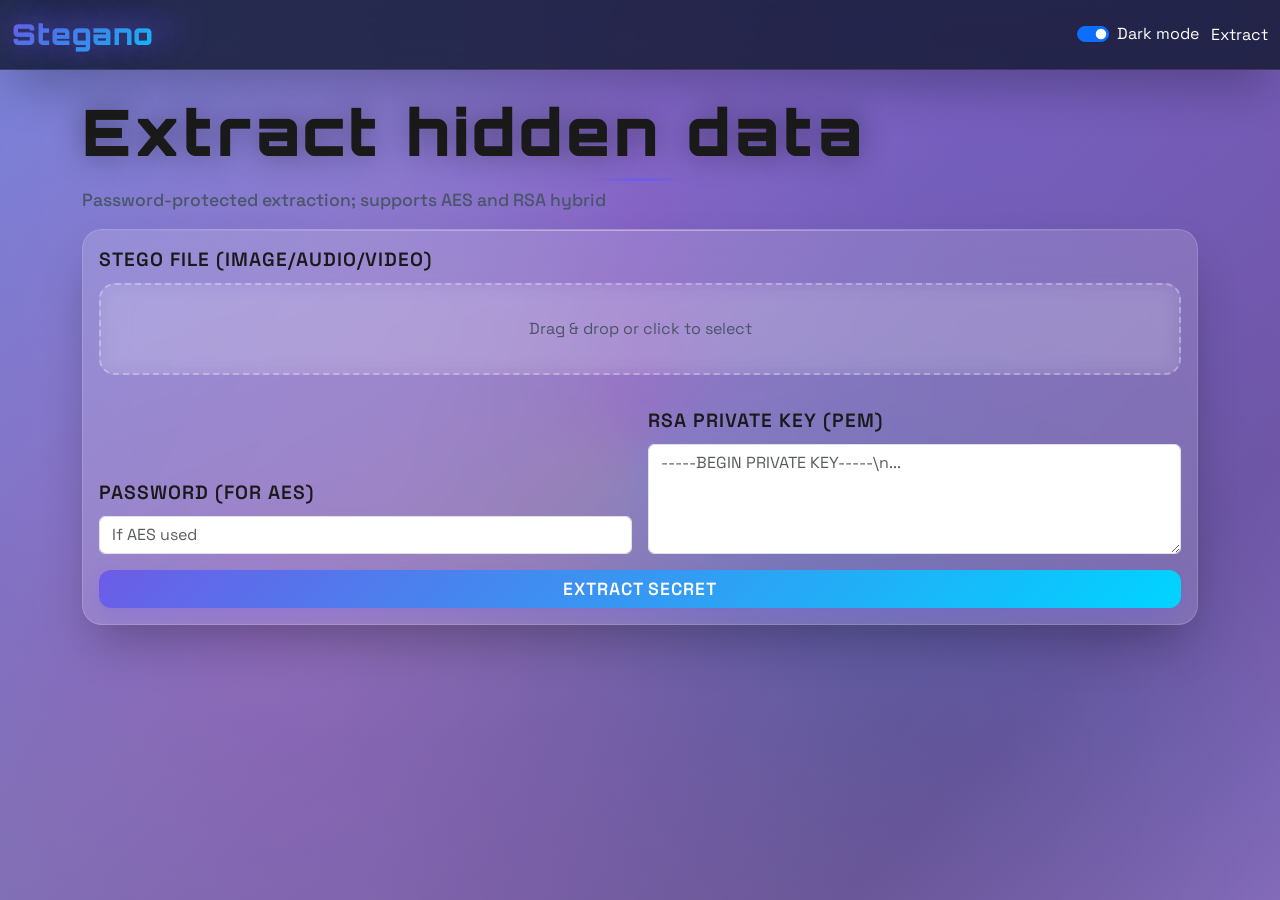
<file: templates/extract.html>
<!doctype html>
<html lang="en">
	<head>
		<meta charset="utf-8">
		<meta name="viewport" content="width=device-width, initial-scale=1">
		<title>Stegano — Extract</title>
		<link href="https://cdn.jsdelivr.net/npm/bootstrap@5.3.3/dist/css/bootstrap.min.css" rel="stylesheet">
		<link href="/static/css/styles.css" rel="stylesheet">
	</head>
	<body>
		<nav class="navbar navbar-expand-lg navbar-dark bg-dark">
			<div class="container-fluid">
				<a class="navbar-brand" href="/">Stegano</a>
				<div class="ms-auto theme-toggle">
					<div class="form-check form-switch">
						<input class="form-check-input" type="checkbox" role="switch" id="themeSwitch">
						<label class="form-check-label" for="themeSwitch">Dark mode</label>
					</div>
					<a class="nav-link d-inline text-white" href="/extract">Extract</a>
				</div>
			</div>
		</nav>

		<div class="container py-4">
			<h1 class="mb-3">Extract hidden data</h1>
			<p class="text-muted">Password-protected extraction; supports AES and RSA hybrid</p>

			<form id="extract-form" class="card p-3" enctype="multipart/form-data">
				<div class="mb-3">
					<label class="form-label">Stego file (image/audio/video)</label>
					<div id="stego-drop" class="drop-zone">
						<input type="file" name="stego" id="stego" class="form-control" accept="image/*,audio/wav,video/*" required>
						<span>Drag & drop or click to select</span>
					</div>
					<div id="stego-preview" class="preview"></div>
					<div id="stego-actions" class="file-actions d-none">
						<button type="button" class="btn btn-sm btn-outline-danger" id="remove-stego">🗑️ Remove File</button>
					</div>
				</div>

				<div class="row g-3 align-items-end">
					<div class="col-md-6">
						<label class="form-label">Password (for AES)</label>
						<input type="password" class="form-control" name="password" placeholder="If AES used">
					</div>
					<div class="col-md-6">
						<label class="form-label">RSA Private Key (PEM)</label>
						<textarea class="form-control" name="rsa_private_pem" rows="4" placeholder="-----BEGIN PRIVATE KEY-----\n..."></textarea>
					</div>
				</div>

				<div class="mt-3 d-grid">
					<button class="btn btn-primary" type="submit" id="extract-btn"><span id="extract-btn-spin" class="spinner d-none"></span><span>Extract Secret</span></button>
				</div>
			</form>

			<div id="x-error" class="alert alert-danger mt-3 d-none"></div>
		</div>

		<div class="toast-container" id="toast-container"></div>

		<script src="https://cdn.jsdelivr.net/npm/bootstrap@5.3.3/dist/js/bootstrap.bundle.min.js"></script>
		<script src="/static/js/main.js"></script>
	</body>
</html>
</file>
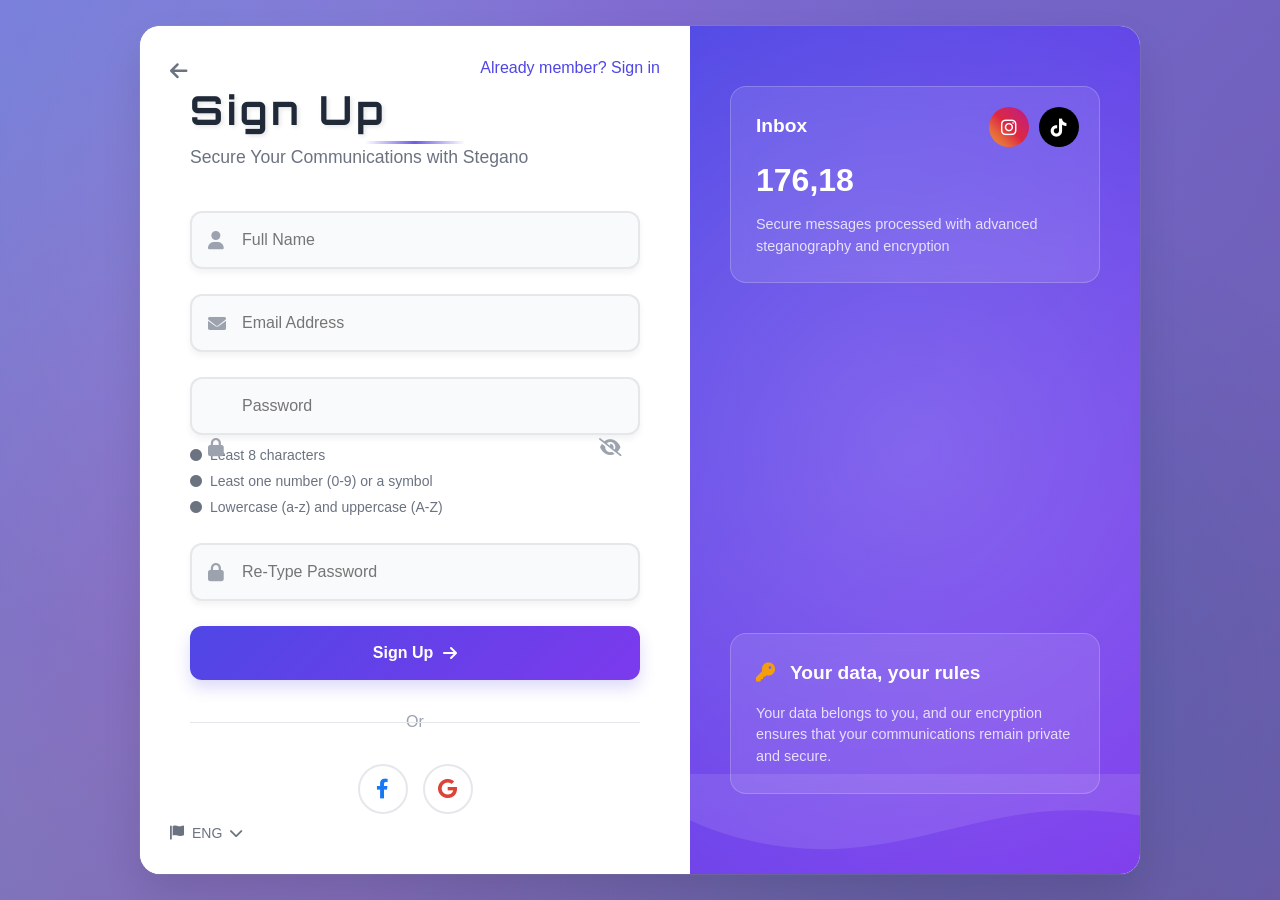
<file: templates/login.html>
<!doctype html>
<html lang="en">
	<head>
		<meta charset="utf-8">
		<meta name="viewport" content="width=device-width, initial-scale=1">
		<title>Stegano — Secure Data Hiding</title>
		<link href="https://cdn.jsdelivr.net/npm/bootstrap@5.3.3/dist/css/bootstrap.min.css" rel="stylesheet">
		<link href="https://cdnjs.cloudflare.com/ajax/libs/font-awesome/6.0.0/css/all.min.css" rel="stylesheet">
		<link href="/static/css/styles.css" rel="stylesheet">
		<link href="https://cdn.jsdelivr.net/npm/animate.css@4.1.1/animate.min.css" rel="stylesheet">
		<style>
			:root {
				--card-bg: white;
				--primary-color: #4f46e5;
				--secondary-color: #7c3aed;
				--text-color: #1f2937;
				--text-color-dark: #e5e7eb;
				--muted-color: #6b7280;
				--border-color: #e5e7eb;
				--input-bg: #f9fafb;
				--shadow-color: rgba(0,0,0,0.1);
				--highlight-color: rgba(79, 70, 229, 0.1);
				--highlight-color-dark: rgba(99, 102, 241, 0.2);
			}
			
			body {
				background: linear-gradient(135deg, #667eea 0%, #764ba2 100%);
				min-height: 100vh;
				font-family: 'Segoe UI', Tahoma, Geneva, Verdana, sans-serif;
				perspective: 1000px;
			}
			
			.main-container {
				min-height: 100vh;
				display: flex;
				align-items: center;
				justify-content: center;
				padding: 20px;
				perspective: 1000px;
			}
			
			.login-wrapper {
				background: var(--card-bg);
				border-radius: 20px;
				box-shadow: 
					0 20px 40px var(--shadow-color),
					0 0 0 1px rgba(255,255,255,0.1),
					0 0 0 1px rgba(0,0,0,0.05);
				overflow: hidden;
				display: flex;
				max-width: 1000px;
				width: 100%;
				min-height: 600px;
				transform-style: preserve-3d;
				transition: transform 0.6s ease, box-shadow 0.6s ease;
				animation: cardFloat 6s ease-in-out infinite alternate;
			}
			
			@keyframes cardFloat {
				0% {
					transform: translateZ(0) rotateX(0deg) rotateY(0deg);
					box-shadow: 0 20px 40px var(--shadow-color);
				}
				50% {
					transform: translateZ(20px) rotateX(2deg) rotateY(-2deg);
					box-shadow: 0 30px 50px var(--shadow-color);
				}
				100% {
					transform: translateZ(10px) rotateX(-2deg) rotateY(2deg);
					box-shadow: 0 25px 45px var(--shadow-color);
				}
			}
			
			.left-section {
				flex: 1;
				padding: 60px 50px;
				background: var(--card-bg);
				transform-style: preserve-3d;
				position: relative;
				z-index: 1;
			}
			
			.right-section {
				flex: 1;
				background: linear-gradient(135deg, var(--primary-color) 0%, var(--secondary-color) 100%);
				position: relative;
				overflow: hidden;
				transform-style: preserve-3d;
				z-index: 0;
			}
			
			.right-section::before {
				content: '';
				position: absolute;
				top: -50%;
				left: -50%;
				width: 200%;
				height: 200%;
				background: radial-gradient(circle, rgba(255,255,255,0.2) 0%, transparent 60%);
				transform: translateZ(20px);
				animation: lightShift 10s ease-in-out infinite alternate;
			}
			
			@keyframes lightShift {
				0% {
					transform: translateZ(20px) translateX(0%) translateY(0%);
					opacity: 0.5;
				}
				100% {
					transform: translateZ(20px) translateX(-10%) translateY(-10%);
					opacity: 0.7;
				}
			}
			
			.back-arrow {
				position: absolute;
				top: 30px;
				left: 30px;
				color: #6b7280;
				font-size: 20px;
				text-decoration: none;
			}
			
			.signin-link {
				position: absolute;
				top: 30px;
				right: 30px;
				color: #4f46e5;
				text-decoration: none;
				font-weight: 500;
			}
			
			.form-title {
				font-size: 2.5rem;
				font-weight: 700;
				color: var(--text-color);
				margin-bottom: 10px;
				transform: translateZ(30px);
				transition: transform 0.3s ease;
				text-shadow: 2px 2px 4px rgba(0,0,0,0.1);
				animation: titlePulse 3s ease-in-out infinite alternate;
			}
			
			@keyframes titlePulse {
				0% {
					transform: translateZ(30px) scale(1);
					text-shadow: 2px 2px 4px rgba(0,0,0,0.1);
				}
				100% {
					transform: translateZ(40px) scale(1.02);
					text-shadow: 3px 3px 6px rgba(0,0,0,0.15);
				}
			}
			
			.form-subtitle {
				color: var(--muted-color);
				margin-bottom: 40px;
				font-size: 1.1rem;
				transform: translateZ(20px);
			}
			
			.input-group-modern {
				position: relative;
				margin-bottom: 25px;
				transform-style: preserve-3d;
				transform: translateZ(15px);
				transition: transform 0.3s ease;
			}
			
			.input-group-modern:hover {
				transform: translateZ(25px);
			}
			
			.input-modern {
				width: 100%;
				padding: 15px 20px 15px 50px;
				border: 2px solid var(--border-color);
				border-radius: 12px;
				font-size: 16px;
				transition: all 0.3s ease;
				background: var(--input-bg);
				box-shadow: 0 4px 6px rgba(0,0,0,0.05);
				transform: translateZ(0);
			}
			
			.input-modern:focus {
				outline: none;
				border-color: var(--primary-color);
				background: white;
				box-shadow: 
					0 0 0 3px var(--highlight-color),
					0 8px 16px rgba(0,0,0,0.1);
				transform: translateZ(5px);
			}
			
			.input-icon {
				position: absolute;
				left: 18px;
				top: 50%;
				transform: translateY(-50%) translateZ(10px);
				color: #9ca3af;
				font-size: 18px;
				transition: all 0.3s ease;
			}
			
			.input-group-modern:hover .input-icon {
				color: var(--primary-color);
				transform: translateY(-50%) translateZ(15px) scale(1.1);
			}
			
			.input-valid {
				position: absolute;
				right: 18px;
				top: 50%;
				transform: translateY(-50%);
				color: #10b981;
				font-size: 18px;
			}
			
			.password-toggle {
				position: absolute;
				right: 18px;
				top: 50%;
				transform: translateY(-50%);
				color: #9ca3af;
				cursor: pointer;
				font-size: 18px;
			}
			
			.password-requirements {
				margin-top: 10px;
				font-size: 14px;
			}
			
			.requirement {
				display: flex;
				align-items: center;
				margin-bottom: 5px;
				color: #6b7280;
			}
			
			.requirement.valid {
				color: #10b981;
			}
			
			.requirement i {
				margin-right: 8px;
				font-size: 12px;
			}
			
			.btn-signup {
				width: 100%;
				padding: 15px;
				background: linear-gradient(135deg, var(--primary-color) 0%, var(--secondary-color) 100%);
				border: none;
				border-radius: 12px;
				color: white;
				font-size: 16px;
				font-weight: 600;
				cursor: pointer;
				transition: all 0.3s ease;
				display: flex;
				align-items: center;
				justify-content: center;
				gap: 10px;
				transform: translateZ(20px);
				box-shadow: 0 8px 16px rgba(79, 70, 229, 0.2);
				position: relative;
				overflow: hidden;
			}
			
			.btn-signup::before {
				content: '';
				position: absolute;
				top: -50%;
				left: -50%;
				width: 200%;
				height: 200%;
				background: radial-gradient(circle, rgba(255,255,255,0.3) 0%, transparent 70%);
				transform: translateZ(5px);
				opacity: 0;
				transition: opacity 0.3s ease;
			}
			
			.btn-signup:hover {
				transform: translateZ(30px) translateY(-2px);
				box-shadow: 0 15px 30px rgba(79, 70, 229, 0.4);
			}
			
			.btn-signup:hover::before {
				opacity: 1;
			}
			
			.divider {
				text-align: center;
				margin: 30px 0;
				color: #9ca3af;
				position: relative;
			}
			
			.divider::before {
				content: '';
				position: absolute;
				top: 50%;
				left: 0;
				right: 0;
				height: 1px;
				background: #e5e7eb;
			}
			
			.divider span {
				background: white;
				padding: 0 20px;
			}
			
			.social-buttons {
				display: flex;
				gap: 15px;
				justify-content: center;
			}
			
			.btn-social {
				width: 50px;
				height: 50px;
				border-radius: 50%;
				border: 2px solid #e5e7eb;
				background: white;
				display: flex;
				align-items: center;
				justify-content: center;
				cursor: pointer;
				transition: all 0.3s ease;
				font-size: 20px;
			}
			
			.btn-social:hover {
				border-color: #4f46e5;
				transform: translateY(-2px);
			}
			
			.btn-facebook {
				color: #1877f2;
			}
			
			.btn-google {
				color: #db4437;
			}
			
			.language-selector {
				position: absolute;
				bottom: 30px;
				left: 30px;
				display: flex;
				align-items: center;
				gap: 8px;
				color: #6b7280;
				font-size: 14px;
			}
			
			.right-content {
				padding: 60px 40px;
				height: 100%;
				display: flex;
				flex-direction: column;
				justify-content: space-between;
				position: relative;
			}
			
			.floating-card {
				background: rgba(255, 255, 255, 0.1);
				backdrop-filter: blur(10px);
				border-radius: 16px;
				padding: 25px;
				margin-bottom: 20px;
				border: 1px solid rgba(255, 255, 255, 0.2);
			}
			
			.card-title {
				color: white;
				font-size: 1.2rem;
				font-weight: 600;
				margin-bottom: 15px;
			}
			
			.card-number {
				color: white;
				font-size: 2rem;
				font-weight: 700;
				margin-bottom: 10px;
			}
			
			.card-description {
				color: rgba(255, 255, 255, 0.8);
				font-size: 0.9rem;
				line-height: 1.5;
			}
			
			.floating-icons {
				position: absolute;
				top: 20px;
				right: 20px;
				display: flex;
				gap: 10px;
			}
			
			.floating-icon {
				width: 40px;
				height: 40px;
				border-radius: 50%;
				display: flex;
				align-items: center;
				justify-content: center;
				font-size: 18px;
				color: white;
			}
			
			.icon-instagram {
				background: linear-gradient(45deg, #f09433, #e6683c, #dc2743, #cc2366, #bc1888);
			}
			
			.icon-tiktok {
				background: #000;
			}
			
			.wave-shape {
				position: absolute;
				bottom: 0;
				left: 0;
				right: 0;
				height: 100px;
				background: url("data:image/svg+xml,%3Csvg xmlns='http://www.w3.org/2000/svg' viewBox='0 0 1200 120'%3E%3Cpath d='M0,0V46.29c47.79,22.2,103.59,32.17,158,28,70.36-5.37,136.33-33.31,206.8-37.5C438.64,32.43,512.34,53.67,583,72.05c69.27,18,138.3,24.88,209.4,13.08,36.15-6,69.85-17.84,104.45-29.34C989.49,25,1113-14.29,1200,52.47V0Z' fill='rgba(255,255,255,0.1)'/%3E%3C/svg%3E") repeat-x;
				background-size: 1200px 120px;
			}
			
			.form-toggle {
				display: none;
			}
			
			@media (max-width: 768px) {
				.login-wrapper {
					flex-direction: column;
					margin: 20px;
				}
				
				.right-section {
					display: none;
				}
				
				.left-section {
					padding: 40px 30px;
				}
			}
		</style>
	</head>
	<body>
		<div class="main-container">
			<div class="login-wrapper">
				<div class="left-section">
					<a href="#" class="back-arrow">
						<i class="fas fa-arrow-left"></i>
					</a>
					<a href="#" class="signin-link" onclick="showLoginForm()">Already member? Sign in</a>
					
					<div class="form-container">
						<h1 class="form-title">Sign Up</h1>
						<p class="form-subtitle">Secure Your Communications with Stegano</p>
						
						<!-- Sign Up Form -->
						<form class="signup-form" id="signupForm">
							<div class="input-group-modern">
								<i class="fas fa-user input-icon"></i>
								<input type="text" class="input-modern" id="signupName" placeholder="Full Name" required>
								<i class="fas fa-check input-valid" style="display: none;"></i>
							</div>
							
							<div class="input-group-modern">
								<i class="fas fa-envelope input-icon"></i>
								<input type="email" class="input-modern" id="signupEmail" placeholder="Email Address" required>
								<i class="fas fa-check input-valid" style="display: none;"></i>
							</div>
							
							<div class="input-group-modern">
								<i class="fas fa-lock input-icon"></i>
								<input type="password" class="input-modern" id="signupPassword" placeholder="Password" required>
								<i class="fas fa-eye-slash password-toggle" onclick="togglePassword('signupPassword')"></i>
								<div class="password-requirements">
									<div class="requirement" id="req-length">
										<i class="fas fa-circle"></i>
										<span>Least 8 characters</span>
									</div>
									<div class="requirement" id="req-number">
										<i class="fas fa-circle"></i>
										<span>Least one number (0-9) or a symbol</span>
									</div>
									<div class="requirement" id="req-case">
										<i class="fas fa-circle"></i>
										<span>Lowercase (a-z) and uppercase (A-Z)</span>
									</div>
								</div>
							</div>
							
							<div class="input-group-modern">
								<i class="fas fa-lock input-icon"></i>
								<input type="password" class="input-modern" id="confirmPassword" placeholder="Re-Type Password" required>
								<i class="fas fa-check input-valid" style="display: none;"></i>
							</div>
							
							<button type="button" class="btn-signup" onclick="handleSignup(event)">
								<span>Sign Up</span>
								<i class="fas fa-arrow-right"></i>
							</button>
						</form>
						
						<!-- Login Form (Hidden by default) -->
						<form class="login-form d-none" id="loginForm">
							<div class="input-group-modern">
								<i class="fas fa-user input-icon"></i>
								<input type="text" class="input-modern" id="loginUsername" placeholder="Username" required>
								<i class="fas fa-check input-valid" style="display: none;"></i>
							</div>
							
							<div class="input-group-modern">
								<i class="fas fa-lock input-icon"></i>
								<input type="password" class="input-modern" id="loginPassword" placeholder="Password" required>
								<i class="fas fa-eye-slash password-toggle" onclick="togglePassword('loginPassword')"></i>
							</div>
							
							<button type="button" class="btn-signup" onclick="handleLogin(event)">
								<span>Sign In</span>
								<i class="fas fa-arrow-right"></i>
							</button>
						</form>
						
						<div class="divider">
							<span>Or</span>
						</div>
						
						<div class="social-buttons">
							<button class="btn-social btn-facebook">
								<i class="fab fa-facebook-f"></i>
							</button>
							<button class="btn-social btn-google">
								<i class="fab fa-google"></i>
							</button>
						</div>
					</div>
					
					<div class="language-selector">
						<i class="fas fa-flag"></i>
						<span>ENG</span>
						<i class="fas fa-chevron-down"></i>
					</div>
				</div>
				
				<div class="right-section">
					<div class="right-content">
						<div class="floating-card">
							<div class="floating-icons">
								<div class="floating-icon icon-instagram">
									<i class="fab fa-instagram"></i>
								</div>
								<div class="floating-icon icon-tiktok">
									<i class="fab fa-tiktok"></i>
								</div>
							</div>
							<div class="card-title">Inbox</div>
							<div class="card-number">176,18</div>
							<div class="card-description">
								Secure messages processed with advanced steganography and encryption
							</div>
						</div>
						
						<div class="floating-card">
							<div class="card-title">
								<i class="fas fa-key" style="color: #f59e0b; margin-right: 10px;"></i>
								Your data, your rules
							</div>
							<div class="card-description">
								Your data belongs to you, and our encryption ensures that your communications remain private and secure.
							</div>
						</div>
						
						<div class="wave-shape"></div>
					</div>
				</div>
			</div>
		</div>

		<script src="https://cdn.jsdelivr.net/npm/bootstrap@5.3.3/dist/js/bootstrap.bundle.min.js"></script>
		<script>
			// Form toggle functionality
			function showLoginForm() {
				document.getElementById('signupForm').classList.add('d-none');
				document.getElementById('loginForm').classList.remove('d-none');
				document.querySelector('.form-title').textContent = 'Sign In';
				document.querySelector('.form-subtitle').textContent = 'Welcome back to Stegano';
				document.querySelector('.signin-link').textContent = 'New user? Sign up';
				document.querySelector('.signin-link').setAttribute('onclick', 'showSignupForm()');
			}
			
			function showSignupForm() {
				document.getElementById('loginForm').classList.add('d-none');
				document.getElementById('signupForm').classList.remove('d-none');
				document.querySelector('.form-title').textContent = 'Sign Up';
				document.querySelector('.form-subtitle').textContent = 'Secure Your Communications with Stegano';
				document.querySelector('.signin-link').textContent = 'Already member? Sign in';
				document.querySelector('.signin-link').setAttribute('onclick', 'showLoginForm()');
			}
			
			// Password toggle functionality
			function togglePassword(inputId) {
				const input = document.getElementById(inputId);
				const icon = input.nextElementSibling;
				
				if (input.type === 'password') {
					input.type = 'text';
					icon.classList.remove('fa-eye-slash');
					icon.classList.add('fa-eye');
				} else {
					input.type = 'password';
					icon.classList.remove('fa-eye');
					icon.classList.add('fa-eye-slash');
				}
			}
			
			// Password validation
			function validatePassword(password) {
				const requirements = {
					length: password.length >= 8,
					number: /[0-9!@#$%^&*(),.?":{}|<>]/.test(password),
					case: /[a-z]/.test(password) && /[A-Z]/.test(password)
				};
				
				// Update requirement indicators
				document.getElementById('req-length').classList.toggle('valid', requirements.length);
				document.getElementById('req-number').classList.toggle('valid', requirements.number);
				document.getElementById('req-case').classList.toggle('valid', requirements.case);
				
				return requirements.length && requirements.number && requirements.case;
			}
			
			// Input validation with visual feedback
			function setupInputValidation() {
				const inputs = document.querySelectorAll('.input-modern');
				inputs.forEach(input => {
					input.addEventListener('input', function() {
						const validIcon = this.parentElement.querySelector('.input-valid');
						if (this.value.trim() !== '') {
							validIcon.style.display = 'block';
						} else {
							validIcon.style.display = 'none';
						}
					});
				});
				
				// Special handling for password
				const passwordInput = document.getElementById('signupPassword');
				if (passwordInput) {
					passwordInput.addEventListener('input', function() {
						validatePassword(this.value);
					});
				}
			}
			
			// Sign up functionality
			function handleSignup(event) {
				event.preventDefault();
				
				const name = document.getElementById('signupName').value;
				const email = document.getElementById('signupEmail').value;
				const password = document.getElementById('signupPassword').value;
				const confirmPassword = document.getElementById('confirmPassword').value;
				
				if (!name || !email || !password || !confirmPassword) {
					alert('Please fill in all fields');
					return;
				}
				
				if (password !== confirmPassword) {
					alert('Passwords do not match');
					return;
				}
				
				if (!validatePassword(password)) {
					alert('Password does not meet requirements');
					return;
				}
				
				// Simulate account creation
				const button = event.target;
				button.querySelector('span').textContent = 'Creating Account...';
				button.disabled = true;
				
				setTimeout(() => {
					// Store account data
					localStorage.setItem('isLoggedIn', 'true');
					localStorage.setItem('userName', name);
					localStorage.setItem('userEmail', email);
					localStorage.setItem('userRole', 'Security Analyst');
					localStorage.setItem('accountCreated', 'true');
					
					// Redirect to main app page
					window.location.href = '/app';
				}, 2000);
			}
			
			// Login functionality
			function handleLogin(event) {
				event.preventDefault();
				
				const username = document.getElementById('loginUsername').value;
				const password = document.getElementById('loginPassword').value;
				
				if (!username || !password) {
					alert('Please enter both username and password');
					return;
				}
				
				// Simulate login process
				const button = event.target;
				button.querySelector('span').textContent = 'Signing in...';
				button.disabled = true;
				
				setTimeout(() => {
					// Store login data
					localStorage.setItem('isLoggedIn', 'true');
					localStorage.setItem('userName', username);
					localStorage.setItem('userRole', 'Security Analyst');
					localStorage.setItem('userEmail', username + '@stegano.com');
					
					// Redirect to main app page
					window.location.href = '/app';
				}, 1500);
			}
			
			// Social login handlers
			function handleFacebookLogin() {
				alert('Facebook login would be implemented here');
			}
			
			function handleGoogleLogin() {
				alert('Google login would be implemented here');
			}
			
			// Check if already logged in
			document.addEventListener('DOMContentLoaded', function() {
				if (localStorage.getItem('isLoggedIn') === 'true') {
					window.location.href = '/app';
				}
				
				// Setup input validation
				setupInputValidation();
				
				// Add social button event listeners
				document.querySelector('.btn-facebook').addEventListener('click', handleFacebookLogin);
				document.querySelector('.btn-google').addEventListener('click', handleGoogleLogin);
			});
		</script>
	</body>
</html>
</file>
<file: static/css/styles.css>
@import url('https://fonts.googleapis.com/css2?family=Orbitron:wght@400;700;900&family=Space+Grotesk:wght@300;400;500;600;700&display=swap');

:root{--bg:linear-gradient(135deg,#667eea,#764ba2,#f093fb,#f5576c,#4facfe,#00f2fe);--card:rgba(255,255,255,.15);--text:#1a1a1a;--muted:#4a5568;--brand:#6c5ce7;--brand-2:#00d4ff;--ring:rgba(108,92,231,.35);--shadow:0 25px 50px -12px rgba(0,0,0,.3);--shadow-lg:0 35px 60px -12px rgba(0,0,0,.4)}
body{background:var(--bg);min-height:100vh;color:var(--text);background-attachment:fixed;perspective:1000px;font-family:'Space Grotesk',sans-serif;position:relative;overflow-x:hidden;background-size:400% 400%;animation:gradientShift 15s ease infinite}
body::before{content:'';position:fixed;top:0;left:0;width:100%;height:100%;background:conic-gradient(from 0deg at 50% 50%,rgba(255,0,150,.1),rgba(0,255,255,.1),rgba(255,255,0,.1),rgba(255,0,150,.1));animation:rotate 20s linear infinite;z-index:-2}
body::after{content:'';position:fixed;top:0;left:0;width:100%;height:100%;background:radial-gradient(circle at 30% 20%,rgba(255,255,255,.1) 0%,transparent 50%),radial-gradient(circle at 70% 80%,rgba(0,0,0,.1) 0%,transparent 50%),radial-gradient(circle at 20% 70%,rgba(255,0,255,.1) 0%,transparent 50%);animation:bgFloat 25s ease-in-out infinite;z-index:-1}
@keyframes gradientShift{0%{background-position:0% 50%}50%{background-position:100% 50%}100%{background-position:0% 50%}}
@keyframes rotate{0%{transform:rotate(0deg)}100%{transform:rotate(360deg)}}
@keyframes bgFloat{0%,100%{transform:translate(0,0) rotate(0deg) scale(1)}33%{transform:translate(-30px,-20px) rotate(120deg) scale(1.1)}66%{transform:translate(20px,-30px) rotate(240deg) scale(0.9)}}
.navbar{backdrop-filter:saturate(1.2) blur(12px);background:rgba(15,23,42,.8)!important;border-bottom:1px solid rgba(255,255,255,.1);box-shadow:var(--shadow);transform:translateZ(0);position:relative;z-index:1040}
.navbar-brand{font-family:'Orbitron',monospace;font-weight:900;font-size:1.8rem;background:linear-gradient(135deg,var(--brand),var(--brand-2));-webkit-background-clip:text;-webkit-text-fill-color:transparent;background-clip:text;text-shadow:0 0 30px rgba(108,92,231,.5);letter-spacing:1px}
.card{background:var(--card);border:1px solid rgba(255,255,255,.15);box-shadow:var(--shadow);border-radius:20px;backdrop-filter:blur(20px);transform:translateZ(0);transition:all 0.3s cubic-bezier(0.4,0,0.2,1);position:relative;overflow:hidden}
.card::before{content:'';position:absolute;top:0;left:0;right:0;height:1px;background:linear-gradient(90deg,transparent,rgba(255,255,255,.4),transparent)}
.card:hover{transform:translateY(-8px) translateZ(20px);box-shadow:var(--shadow-lg)}
.btn{position:relative;overflow:hidden;border-radius:12px;font-weight:600;transition:all 0.3s cubic-bezier(0.4,0,0.2,1);transform:translateZ(0)}
.btn::before{content:'';position:absolute;top:0;left:-100%;width:100%;height:100%;background:linear-gradient(90deg,transparent,rgba(255,255,255,.2),transparent);transition:left 0.5s}
.btn:hover::before{left:100%}
.btn-primary{background:linear-gradient(135deg,var(--brand),var(--brand-2));border:0;box-shadow:0 8px 25px rgba(108,92,231,.3)}
.btn-primary:hover{transform:translateY(-2px);box-shadow:0 12px 35px rgba(108,92,231,.4)}
.btn-outline{background:rgba(255,255,255,.1);border:1px solid rgba(255,255,255,.2);color:var(--text)}
.btn-outline:hover{background:rgba(255,255,255,.2);transform:translateY(-1px)}
.drop-zone{border:2px dashed rgba(255,255,255,.3);padding:32px;border-radius:16px;position:relative;text-align:center;color:var(--muted);background:rgba(255,255,255,.05);transition:all 0.3s cubic-bezier(0.4,0,0.2,1);transform:translateZ(0);backdrop-filter:blur(10px)}
.drop-zone input[type=file]{position:absolute;inset:0;opacity:0;cursor:pointer}
.drop-zone.dragover{border-color:var(--brand-2);background:rgba(0,212,255,.1);box-shadow:0 0 0 8px rgba(0,212,255,.1);transform:scale(1.02) translateZ(10px)}
.drop-zone:hover{transform:translateY(-2px) translateZ(5px);border-color:rgba(255,255,255,.5)}
.share-links a{margin-left:8px}
.preview{margin-top:16px;border-radius:12px;overflow:hidden;box-shadow:0 8px 25px rgba(0,0,0,.3)}
.preview img{max-width:100%;border-radius:12px;border:1px solid rgba(255,255,255,.1);transition:transform 0.3s ease}
.preview img:hover{transform:scale(1.02)}
.hint{font-size:.9rem;color:var(--muted);margin-top:8px}
.theme-toggle{display:flex;align-items:center;gap:.75rem;color:var(--text)}
.spinner{width:18px;height:18px;border:2px solid rgba(255,255,255,.3);border-top-color:white;border-radius:50%;animation:spin 1s linear infinite;display:inline-block;vertical-align:middle;margin-right:8px}
@keyframes spin{to{transform:rotate(360deg)}}
.toast-container{position:fixed;top:20px;right:20px;z-index:1080}
.toast{background:rgba(15,23,42,.95);color:var(--text);border:1px solid rgba(255,255,255,.2);border-radius:12px;backdrop-filter:blur(20px);box-shadow:var(--shadow)}
.tab-container{margin-bottom:2rem}
.tab-nav{display:flex;background:rgba(255,255,255,.05);border-radius:16px;padding:4px;margin-bottom:2rem;backdrop-filter:blur(10px)}
.tab-btn{flex:1;padding:12px 24px;background:transparent;border:0;color:var(--muted);border-radius:12px;transition:all 0.3s ease;font-weight:600;position:relative;overflow:hidden}
.tab-btn.active{background:linear-gradient(135deg,var(--brand),var(--brand-2));color:white;box-shadow:0 4px 15px rgba(108,92,231,.3)}
.tab-btn:hover:not(.active){color:var(--text);background:rgba(255,255,255,.1)}
.tab-content{display:none;animation:fadeIn 0.3s ease}
.tab-content.active{display:block}
@keyframes fadeIn{from{opacity:0;transform:translateY(10px)}to{opacity:1;transform:translateY(0)}}
.preview-section{background:rgba(255,255,255,.05);border:1px solid rgba(255,255,255,.1);border-radius:16px;padding:20px;margin-top:20px;backdrop-filter:blur(10px)}
.preview-text{background:rgba(0,0,0,.3);border-radius:8px;padding:16px;font-family:monospace;white-space:pre-wrap;max-height:200px;overflow-y:auto;border:1px solid rgba(255,255,255,.1)}
.file-info{display:flex;align-items:center;gap:12px;padding:12px;background:rgba(255,255,255,.05);border-radius:8px;margin:8px 0}
.file-icon{width:24px;height:24px;background:linear-gradient(135deg,var(--brand),var(--brand-2));border-radius:6px;display:flex;align-items:center;justify-content:center;color:white;font-size:12px;font-weight:bold}
.file-preview{display:flex;align-items:center;gap:12px;padding:12px 16px;background:rgba(255,255,255,.08);border:1px solid rgba(255,255,255,.15);border-radius:12px;margin-top:12px;backdrop-filter:blur(10px);transition:all 0.3s ease}
.file-preview:hover{background:rgba(255,255,255,.12);transform:translateY(-1px)}
.file-preview .file-icon{font-size:18px;width:32px;height:32px;border-radius:8px}
.file-preview .file-name{font-weight:600;color:var(--text);flex:1}
.file-preview .file-size{color:var(--muted);font-size:0.9rem}
.file-actions{margin-top:8px;text-align:right}
.file-actions .btn{font-size:0.8rem;padding:4px 8px}
/* Dark theme toggle */
:root[data-theme="light"]{--bg:#f8fafc;--card:#ffffffcc;color-scheme:light}
:root[data-theme="light"] body{color:#0f172a}

/* Login button styling */
.btn-outline-primary {
	border-color: #0d6efd;
	color: #0d6efd;
	background-color: transparent;
	transition: all 0.3s ease;
}

.btn-outline-primary:hover {
	background-color: #0d6efd;
	color: white;
	transform: translateY(-1px);
	box-shadow: 0 4px 8px rgba(13, 110, 253, 0.3);
}

/* Dark mode specific login button */
[data-theme="dark"] .btn-outline-primary {
	border-color: #ffffff;
	color: #ffffff;
}

[data-theme="dark"] .btn-outline-primary:hover {
	background-color: #ffffff;
	color: #000000;
	box-shadow: 0 4px 8px rgba(255, 255, 255, 0.3);
}

/* Profile Section Styling */
.profile-avatar {
	position: relative;
}

.avatar-circle {
	width: 40px;
	height: 40px;
	border-radius: 50%;
	background: linear-gradient(135deg, var(--brand), var(--brand-2));
	display: flex;
	align-items: center;
	justify-content: center;
	color: white;
	font-weight: bold;
	font-size: 16px;
	box-shadow: 0 4px 12px rgba(108, 92, 231, 0.3);
	transition: all 0.3s ease;
	border: 2px solid rgba(255, 255, 255, 0.2);
}

.avatar-circle:hover {
	transform: scale(1.1);
	box-shadow: 0 6px 20px rgba(108, 92, 231, 0.4);
}

.profile-info {
	text-align: left;
}

.profile-name {
	font-weight: 600;
	font-size: 14px;
	color: var(--text);
	margin: 0;
	line-height: 1.2;
}

.profile-role {
	font-size: 12px;
	color: var(--muted);
	margin: 0;
	line-height: 1.2;
}

/* Dark mode text fixes */
[data-theme="dark"] .profile-name {
	color: #ffffff;
}

[data-theme="dark"] .profile-role {
	color: #a0aec0;
}

[data-theme="dark"] .form-check-label {
	color: #ffffff !important;
}

[data-theme="light"] .form-check-label {
	color: #1a1a1a !important;
}

/* Logout button styling */
.btn-outline-danger {
	border-color: #dc3545;
	color: #dc3545;
	background-color: transparent;
	transition: all 0.3s ease;
}

.btn-outline-danger:hover {
	background-color: #dc3545;
	color: white;
	transform: translateY(-1px);
	box-shadow: 0 4px 8px rgba(220, 53, 69, 0.3);
}

[data-theme="dark"] .btn-outline-danger {
	border-color: #ff6b6b;
	color: #ff6b6b;
}

[data-theme="dark"] .btn-outline-danger:hover {
	background-color: #ff6b6b;
	color: #000000;
	box-shadow: 0 4px 8px rgba(255, 107, 107, 0.3);
}

/* Demo login button styling */
.btn-outline-success {
	border-color: #28a745;
	color: #28a745;
	background-color: transparent;
	transition: all 0.3s ease;
}

.btn-outline-success:hover {
	background-color: #28a745;
	color: white;
	transform: translateY(-1px);
	box-shadow: 0 4px 8px rgba(40, 167, 69, 0.3);
}

[data-theme="dark"] .btn-outline-success {
	border-color: #4ade80;
	color: #4ade80;
}

[data-theme="dark"] .btn-outline-success:hover {
	background-color: #4ade80;
	color: #000000;
	box-shadow: 0 4px 8px rgba(74, 222, 128, 0.3);
}

/* Form toggle buttons */
.form-toggle {
	display: flex;
	gap: 8px;
	margin-bottom: 20px;
	justify-content: center;
}

.toggle-btn {
	border-radius: 25px;
	padding: 8px 20px;
	font-weight: 600;
	transition: all 0.3s ease;
	border: 2px solid;
}

.toggle-btn.active {
	transform: translateY(-2px);
	box-shadow: 0 4px 12px rgba(0, 0, 0, 0.2);
}

.toggle-btn:not(.active) {
	opacity: 0.7;
}

.toggle-btn:hover:not(.active) {
	opacity: 1;
	transform: translateY(-1px);
}

/* Profile Dropdown Styling */
.profile-dropdown {
	position: relative;
	z-index: 1050;
}

.profile-trigger {
	display: flex;
	align-items: center;
	gap: 8px;
	background: transparent;
	border: none;
	padding: 8px 12px;
	border-radius: 25px;
	transition: all 0.3s ease;
	cursor: pointer;
	color: var(--text);
	position: relative;
	z-index: 1051;
}

.profile-trigger:hover {
	background: rgba(255, 255, 255, 0.1);
	transform: translateY(-1px);
}

.profile-avatar {
	position: relative;
}

.profile-img {
	width: 32px;
	height: 32px;
	border-radius: 50%;
	object-fit: cover;
	border: 2px solid rgba(255, 255, 255, 0.2);
}

.avatar-circle {
	width: 32px;
	height: 32px;
	border-radius: 50%;
	background: linear-gradient(135deg, var(--brand), var(--brand-2));
	display: flex;
	align-items: center;
	justify-content: center;
	color: white;
	font-weight: bold;
	font-size: 14px;
	box-shadow: 0 2px 8px rgba(108, 92, 231, 0.3);
	transition: all 0.3s ease;
}

.dropdown-arrow {
	font-size: 10px;
	transition: transform 0.3s ease;
}

.profile-dropdown.active .dropdown-arrow {
	transform: rotate(180deg);
}

.profile-dropdown-menu {
	position: absolute;
	top: calc(100% + 8px);
	right: 0;
	background: rgba(15, 23, 42, 0.95);
	backdrop-filter: blur(20px);
	border: 1px solid rgba(255, 255, 255, 0.1);
	border-radius: 16px;
	padding: 20px;
	min-width: 280px;
	max-width: 320px;
	box-shadow: 0 20px 40px rgba(0, 0, 0, 0.3);
	transform: translateY(10px);
	opacity: 0;
	visibility: hidden;
	transition: all 0.3s ease;
	z-index: 1052;
	overflow: hidden;
}

.profile-dropdown.active .profile-dropdown-menu {
	transform: translateY(0);
	opacity: 1;
	visibility: visible;
}

/* Ensure dropdown doesn't overlap other content */
.profile-dropdown-menu::before {
	content: '';
	position: absolute;
	top: -8px;
	right: 20px;
	width: 0;
	height: 0;
	border-left: 8px solid transparent;
	border-right: 8px solid transparent;
	border-bottom: 8px solid rgba(255, 255, 255, 0.1);
	z-index: 1053;
}

/* Prevent body scroll when dropdown is open */
body.dropdown-open {
	overflow: hidden;
}

.profile-header {
	display: flex;
	align-items: center;
	gap: 12px;
	margin-bottom: 20px;
	padding-bottom: 15px;
	border-bottom: 1px solid rgba(255, 255, 255, 0.1);
}

.profile-avatar-large {
	position: relative;
}

.profile-img-large {
	width: 50px;
	height: 50px;
	border-radius: 50%;
	object-fit: cover;
	border: 2px solid rgba(255, 255, 255, 0.2);
}

.avatar-circle-large {
	width: 50px;
	height: 50px;
	border-radius: 50%;
	background: linear-gradient(135deg, var(--brand), var(--brand-2));
	display: flex;
	align-items: center;
	justify-content: center;
	color: white;
	font-weight: bold;
	font-size: 18px;
	box-shadow: 0 4px 12px rgba(108, 92, 231, 0.3);
}

.profile-details h6 {
	margin: 0;
	color: var(--text);
	font-weight: 600;
	font-size: 16px;
}

.profile-email {
	margin: 2px 0;
	color: var(--muted);
	font-size: 14px;
}

.profile-role {
	background: linear-gradient(135deg, var(--brand), var(--brand-2));
	color: white;
	padding: 4px 8px;
	border-radius: 12px;
	font-size: 12px;
	font-weight: 600;
}

.profile-actions {
	display: flex;
	flex-direction: column;
	gap: 4px;
}

.profile-action-btn {
	display: flex;
	align-items: center;
	gap: 12px;
	background: transparent;
	border: none;
	padding: 12px 16px;
	border-radius: 8px;
	color: var(--text);
	text-align: left;
	transition: all 0.3s ease;
	cursor: pointer;
	width: 100%;
}

.profile-action-btn:hover {
	background: rgba(255, 255, 255, 0.1);
	transform: translateX(4px);
}

.profile-action-btn.logout-btn {
	color: #ff6b6b;
}

.profile-action-btn.logout-btn:hover {
	background: rgba(255, 107, 107, 0.1);
}

.action-icon {
	font-size: 16px;
	width: 20px;
	text-align: center;
}

.profile-divider {
	border: none;
	height: 1px;
	background: rgba(255, 255, 255, 0.1);
	margin: 8px 0;
}

/* Light theme adjustments */
[data-theme="light"] .profile-dropdown-menu {
	background: rgba(255, 255, 255, 0.95);
	border-color: rgba(0, 0, 0, 0.1);
}

[data-theme="light"] .profile-trigger:hover {
	background: rgba(0, 0, 0, 0.05);
}

[data-theme="light"] .profile-action-btn:hover {
	background: rgba(0, 0, 0, 0.05);
}

[data-theme="light"] .profile-header {
	border-bottom-color: rgba(0, 0, 0, 0.1);
}

[data-theme="light"] .profile-divider {
	background: rgba(0, 0, 0, 0.1);
}

/* Profile View Modal Styling */
.profile-view-avatar {
	position: relative;
	display: inline-block;
}

.profile-view-img {
	width: 100px;
	height: 100px;
	border-radius: 50%;
	object-fit: cover;
	border: 4px solid rgba(255, 255, 255, 0.2);
	box-shadow: 0 8px 25px rgba(0, 0, 0, 0.3);
}

.avatar-circle-view {
	width: 100px;
	height: 100px;
	border-radius: 50%;
	background: linear-gradient(135deg, var(--brand), var(--brand-2));
	display: flex;
	align-items: center;
	justify-content: center;
	color: white;
	font-weight: bold;
	font-size: 36px;
	box-shadow: 0 8px 25px rgba(108, 92, 231, 0.3);
	margin: 0 auto;
}

.profile-stat {
	padding: 20px;
	background: rgba(255, 255, 255, 0.05);
	border-radius: 12px;
	border: 1px solid rgba(255, 255, 255, 0.1);
}

.profile-stat h6 {
	color: var(--muted);
	font-size: 14px;
	margin-bottom: 8px;
	text-transform: uppercase;
	letter-spacing: 1px;
}

.profile-stat .h3 {
	margin: 0;
	font-weight: 700;
}

/* Modal styling */
.modal-content {
	background: rgba(15, 23, 42, 0.95);
	backdrop-filter: blur(20px);
	border: 1px solid rgba(255, 255, 255, 0.1);
	border-radius: 16px;
	color: var(--text);
}

.modal-header {
	border-bottom: 1px solid rgba(255, 255, 255, 0.1);
}

.modal-footer {
	border-top: 1px solid rgba(255, 255, 255, 0.1);
}

[data-theme="light"] .modal-content {
	background: rgba(255, 255, 255, 0.95);
	border-color: rgba(0, 0, 0, 0.1);
}

[data-theme="light"] .modal-header {
	border-bottom-color: rgba(0, 0, 0, 0.1);
}

[data-theme="light"] .modal-footer {
	border-top-color: rgba(0, 0, 0, 0.1);
}

[data-theme="light"] .profile-stat {
	background: rgba(0, 0, 0, 0.05);
	border-color: rgba(0, 0, 0, 0.1);
}
:root[data-theme="light"] .navbar{background:#ffffffcc!important}
:root[data-theme="light"] .drop-zone{color:#374151;border-color:#cbd5e1;background:#ffffffaa}
:root[data-theme="light"] .card{background:rgba(255,255,255,.9);border-color:rgba(0,0,0,.1)}
:root[data-theme="light"] .preview-section{background:rgba(0,0,0,.05);border-color:rgba(0,0,0,.1)}

/* Typography */
h1{font-family:'Orbitron',monospace;font-weight:900;color:var(--text);text-shadow:0 0 30px rgba(0,0,0,.4);letter-spacing:4px;font-size:4rem;position:relative}
h1::after{content:'';position:absolute;bottom:-10px;left:50%;transform:translateX(-50%);width:100px;height:3px;background:linear-gradient(90deg,transparent,var(--brand),transparent);animation:pulse 2s infinite}
@keyframes pulse{0%,100%{opacity:0.5;transform:translateX(-50%) scaleX(1)}50%{opacity:1;transform:translateX(-50%) scaleX(1.2)}}
h2,h3,h4,h5,h6{font-family:'Space Grotesk',sans-serif;font-weight:600;color:var(--text);font-size:1.5rem}
.form-label{font-family:'Space Grotesk',sans-serif;font-weight:600;color:var(--text);font-size:1.2rem;text-transform:uppercase;letter-spacing:1px}
.tab-btn{font-family:'Orbitron',monospace;font-weight:700;font-size:1.1rem;color:var(--text);letter-spacing:2px;text-transform:uppercase}
.btn{font-family:'Space Grotesk',sans-serif;font-weight:600;font-size:1.1rem;text-transform:uppercase;letter-spacing:1px}
.text-muted{color:var(--muted)!important;font-size:1.1rem;font-weight:500}

/* Abstract floating elements */
.floating-shapes{position:fixed;top:0;left:0;width:100%;height:100%;pointer-events:none;z-index:-1}
.shape{position:absolute;opacity:0.1;animation:float 15s infinite linear}
.shape:nth-child(1){width:80px;height:80px;background:linear-gradient(45deg,var(--brand),var(--brand-2));border-radius:50%;top:20%;left:10%;animation-delay:0s}
.shape:nth-child(2){width:120px;height:120px;background:linear-gradient(45deg,var(--brand-2),var(--brand));border-radius:30%;top:60%;right:15%;animation-delay:5s}
.shape:nth-child(3){width:60px;height:60px;background:linear-gradient(45deg,var(--brand),transparent);border-radius:50%;bottom:30%;left:20%;animation-delay:10s}
.shape:nth-child(4){width:100px;height:100px;background:linear-gradient(45deg,transparent,var(--brand-2));border-radius:50%;top:40%;right:30%;animation-delay:15s}
@keyframes float{0%{transform:translateY(0px) rotate(0deg);opacity:0.1}50%{transform:translateY(-100px) rotate(180deg);opacity:0.3}100%{transform:translateY(0px) rotate(360deg);opacity:0.1}}

/* Glitch effect for brand */
.navbar-brand{position:relative}
.navbar-brand::before{content:'STEGANO';position:absolute;top:0;left:0;color:var(--brand-2);opacity:0.8;animation:glitch 2s infinite}
@keyframes glitch{0%,100%{transform:translate(0)}20%{transform:translate(-2px,2px)}40%{transform:translate(-2px,-2px)}60%{transform:translate(2px,2px)}80%{transform:translate(2px,-2px)}}

/* 3D Login Page Styles */
.login-container{min-height:100vh;display:flex;align-items:center;justify-content:center;padding:20px;position:relative;z-index:1}
.login-card{background:rgba(255,255,255,.1);backdrop-filter:blur(20px);border:1px solid rgba(255,255,255,.2);border-radius:30px;padding:50px;box-shadow:0 30px 60px rgba(0,0,0,.3);transform:translateZ(0);transition:all 0.3s ease;position:relative;overflow:hidden;max-width:450px;width:100%}
.login-card::before{content:'';position:absolute;top:0;left:0;right:0;height:2px;background:linear-gradient(90deg,transparent,rgba(255,255,255,.6),transparent)}
.login-card:hover{transform:translateY(-10px) translateZ(30px);box-shadow:0 40px 80px rgba(0,0,0,.4)}
.login-header{text-align:center;margin-bottom:40px}
.login-title{font-family:'Orbitron',monospace;font-size:3.5rem;font-weight:900;background:linear-gradient(135deg,var(--brand),var(--brand-2));-webkit-background-clip:text;-webkit-text-fill-color:transparent;background-clip:text;text-shadow:0 0 30px rgba(0,0,0,.3);letter-spacing:3px;margin-bottom:10px}
.login-subtitle{font-size:1.2rem;color:var(--muted);font-weight:500}
.login-form{position:relative}
.form-group{margin-bottom:25px}
.login-input{background:rgba(255,255,255,.1);border:2px solid rgba(255,255,255,.2);border-radius:15px;padding:15px 20px;font-size:1.1rem;color:var(--text);transition:all 0.3s ease;backdrop-filter:blur(10px)}
.login-input:focus{background:rgba(255,255,255,.2);border-color:var(--brand);box-shadow:0 0 20px rgba(108,92,231,.3);transform:translateY(-2px)}
.login-input::placeholder{color:var(--muted)}
.login-btn{width:100%;padding:18px;font-size:1.2rem;font-weight:700;border-radius:15px;position:relative;overflow:hidden;background:linear-gradient(135deg,var(--brand),var(--brand-2));border:0;transition:all 0.3s ease;transform:translateZ(0)}
.login-btn:hover{transform:translateY(-3px) translateZ(10px);box-shadow:0 15px 35px rgba(108,92,231,.4)}
.btn-shine{position:absolute;top:0;left:-100%;width:100%;height:100%;background:linear-gradient(90deg,transparent,rgba(255,255,255,.3),transparent);transition:left 0.6s}
.login-btn:hover .btn-shine{left:100%}
.login-footer{text-align:center;margin-top:30px}
.forgot-link,.guest-link{color:var(--text);text-decoration:none;font-weight:500;margin:0 15px;transition:all 0.3s ease;position:relative}
.forgot-link:hover,.guest-link:hover{color:var(--brand);transform:translateY(-2px)}
.forgot-link::after,.guest-link::after{content:'';position:absolute;bottom:-5px;left:0;width:0;height:2px;background:var(--brand);transition:width 0.3s ease}
.forgot-link:hover::after,.guest-link:hover::after{width:100%}
</file>
